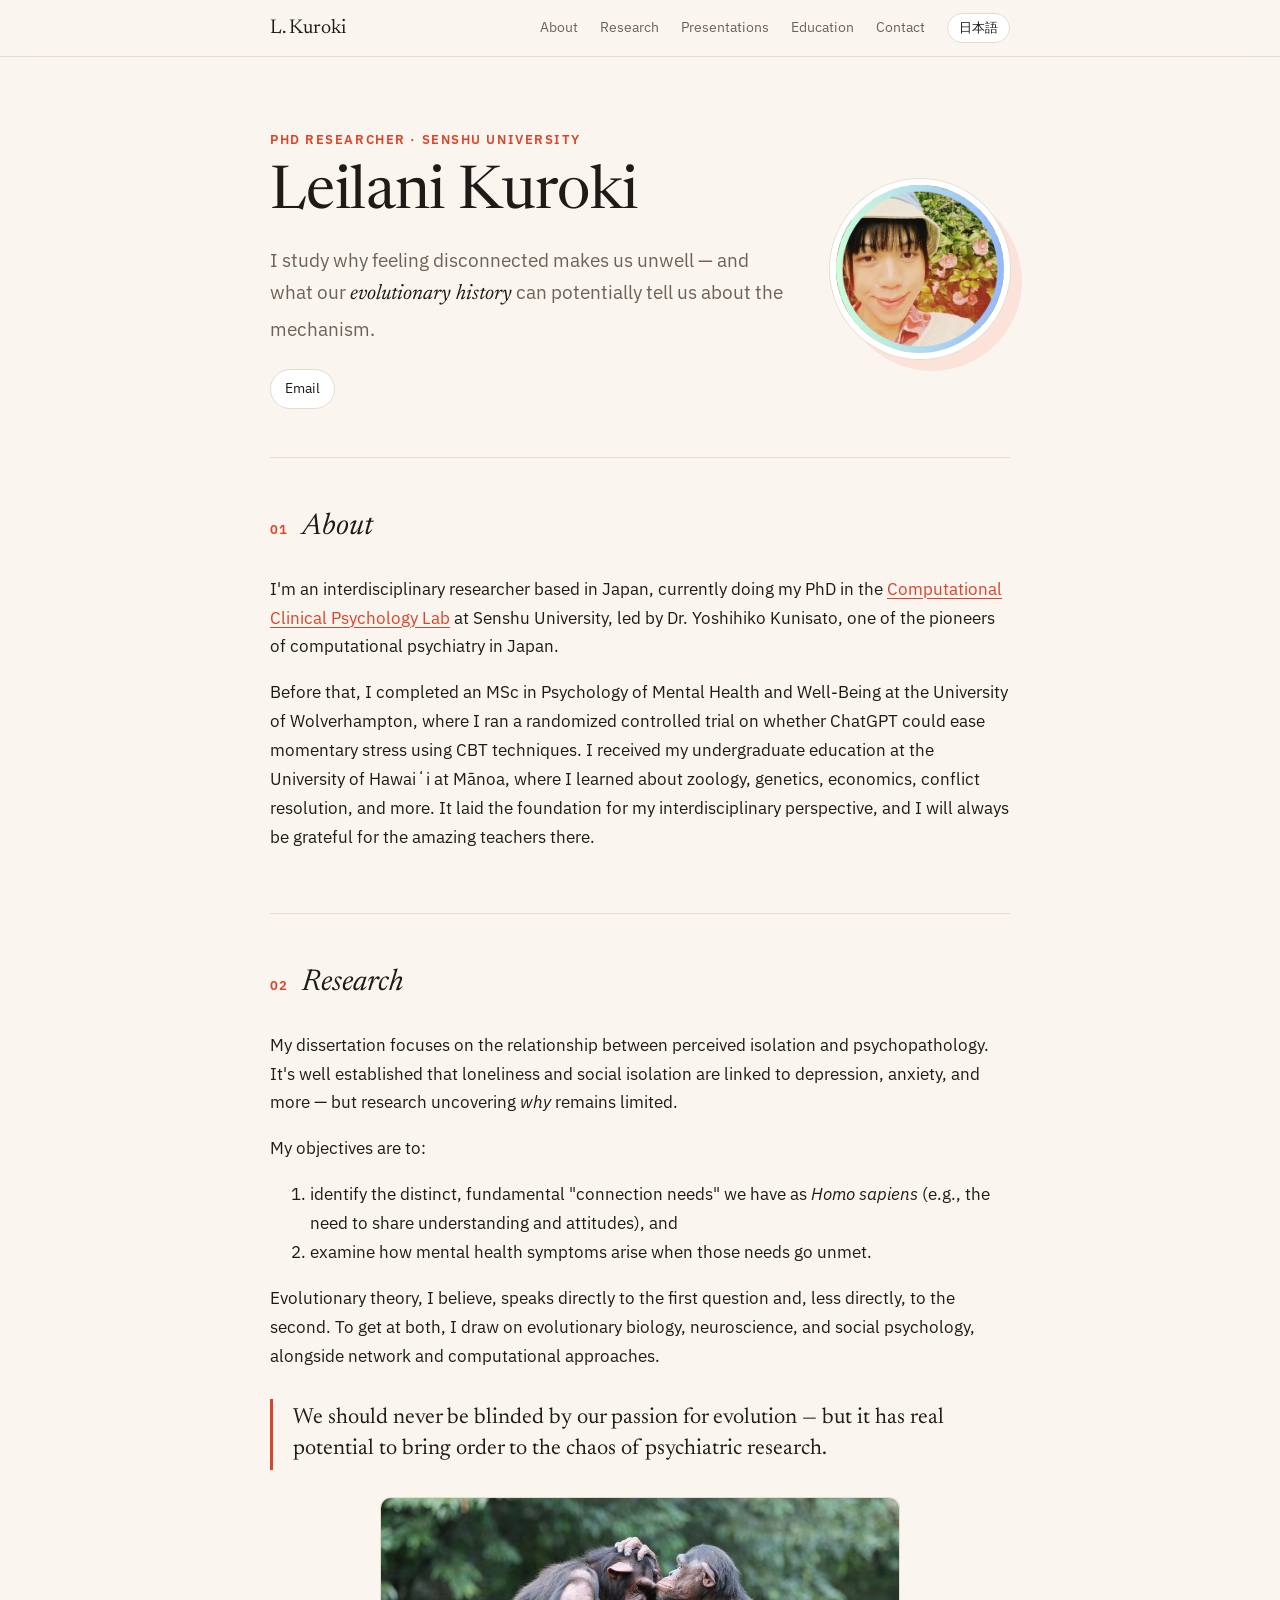
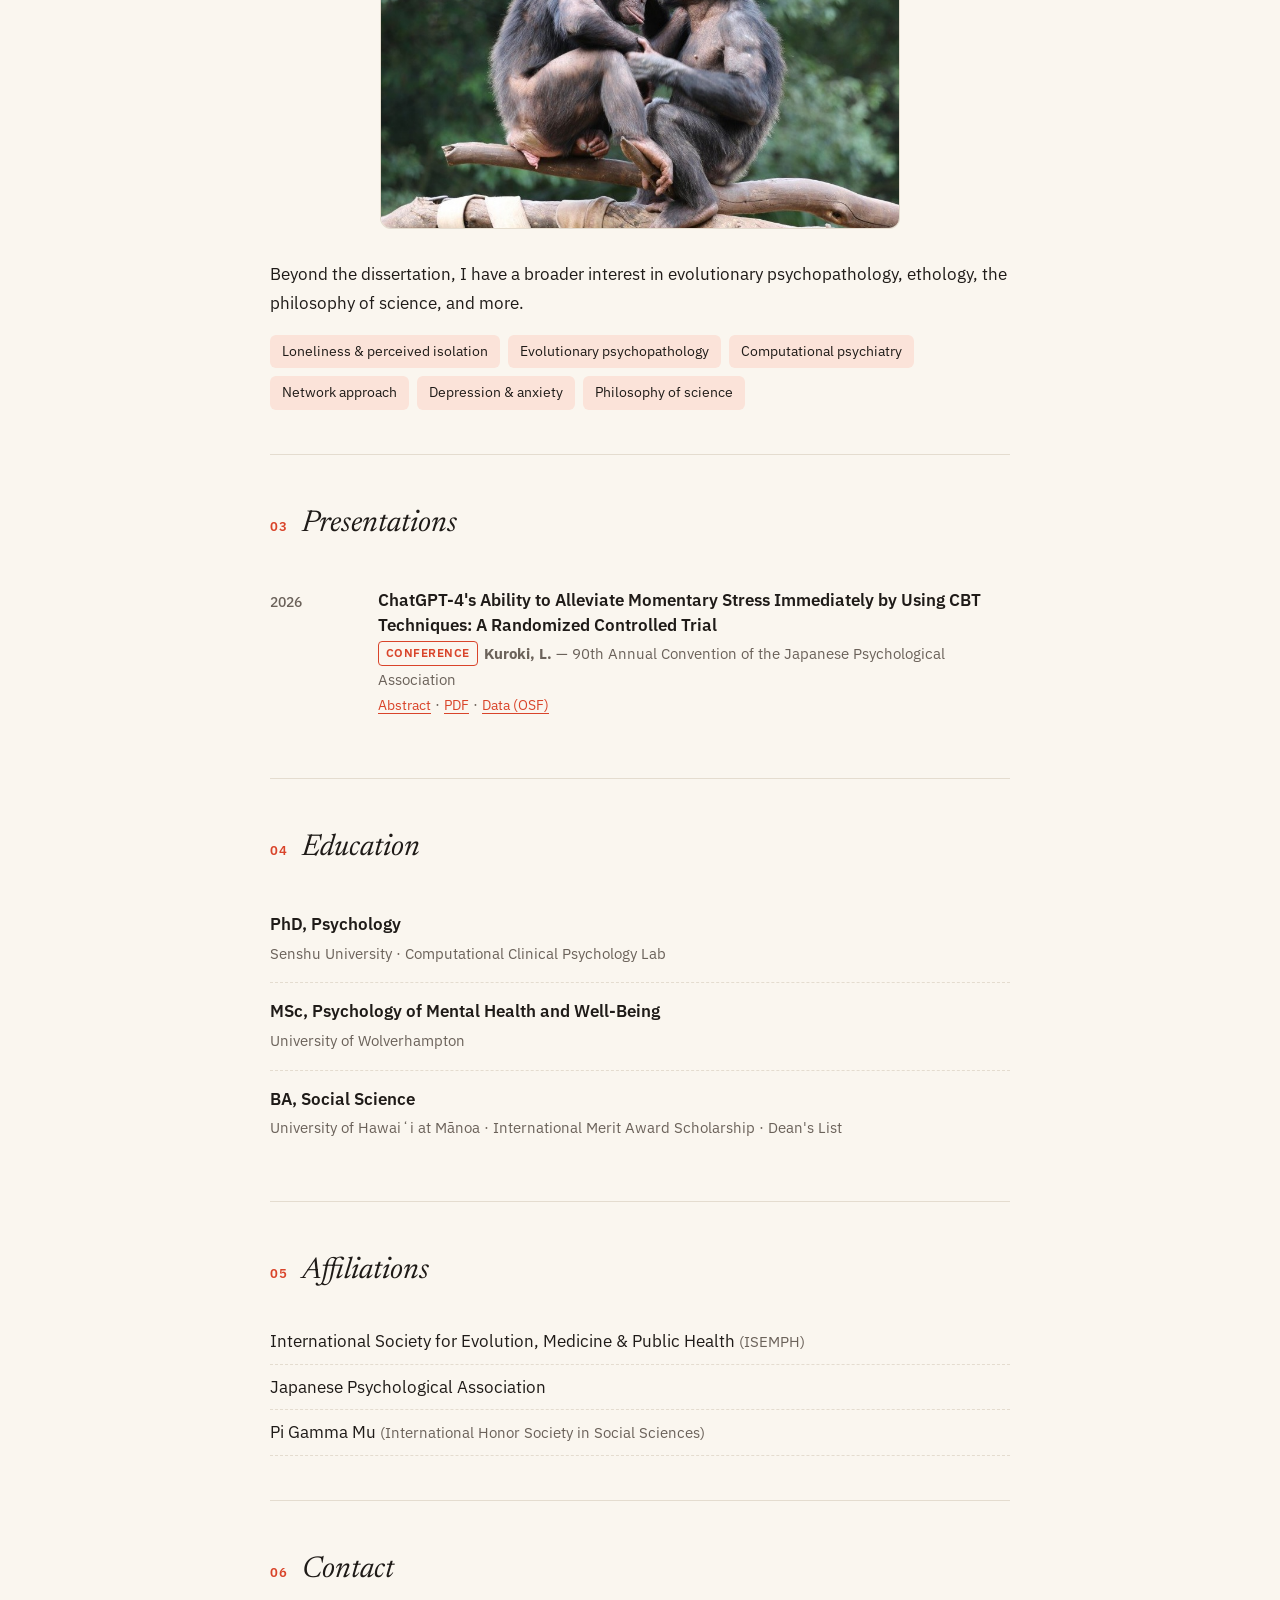
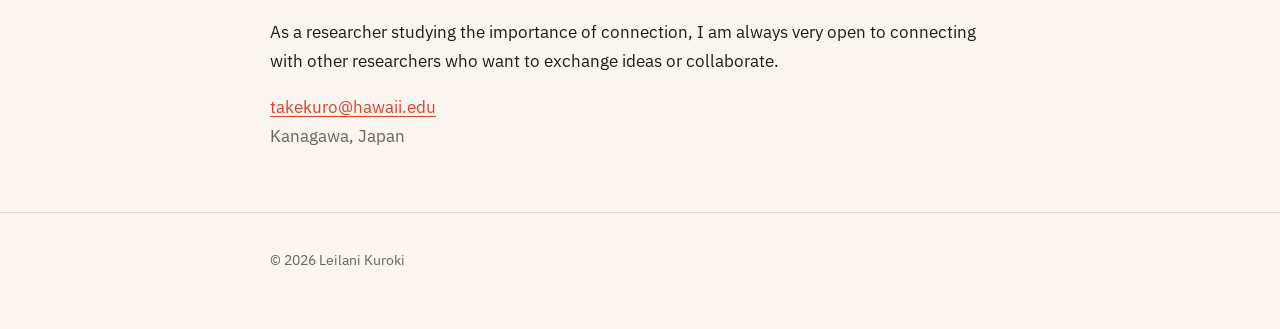
<file: index.html>
<!doctype html>
<html lang="en">
<head>
<meta charset="utf-8">
<meta name="viewport" content="width=device-width, initial-scale=1">
<title>Leilani Kuroki</title>
<meta name="description" content="Leilani Kuroki — PhD student in computational clinical psychology at Senshu University, researching perceived isolation, psychopathology, and evolutionary psychiatry.">
<link rel="preconnect" href="https://fonts.googleapis.com">
<link rel="preconnect" href="https://fonts.gstatic.com" crossorigin>
<link href="https://fonts.googleapis.com/css2?family=Newsreader:ital,opsz,wght@0,6..72,400;0,6..72,500;1,6..72,400&family=IBM+Plex+Sans:wght@400;500;600&display=swap" rel="stylesheet">
<link rel="alternate" hreflang="en" href="https://leikuroki.github.io/">
<link rel="alternate" hreflang="ja" href="https://leikuroki.github.io/ja/">
<link rel="stylesheet" href="style.css">
</head>
<body>

<nav>
  <div class="wrap">
    <a class="mark" href="#">L. Kuroki</a>
    <div class="right">
      <ul>
        <li><a href="#about">About</a></li>
        <li><a href="#research">Research</a></li>
        <li><a href="#presentations">Presentations</a></li>
        <li><a href="#education">Education</a></li>
        <li><a href="#contact">Contact</a></li>
      </ul>
      <a class="lang" href="ja/" lang="ja">日本語</a>
    </div>
  </div>
</nav>

<!-- ======================= HERO ======================= -->
<header class="hero">
  <div class="wrap hero-grid">
    <div>
      <p class="eyebrow">PhD Researcher · Senshu University</p>
      <h1>Leilani Kuroki</h1>
      <p class="lede">I study why feeling disconnected makes us unwell — and what our <em>evolutionary history</em> can potentially tell us about the mechanism.</p>
      <div class="links">
        <a class="pill" href="mailto:takekuro@hawaii.edu">Email</a>
        <!-- Add more later by copying a line like this:
        <a class="pill" href="https://orcid.org/0000-0000-0000-0000">ORCID</a>
        <a class="pill" href="https://researchmap.jp/YOUR-ID">researchmap</a>
        -->
      </div>
    </div>
    <img class="photo" src="photo.jpg" alt="Portrait of Leilani Kuroki">
  </div>
</header>

<main class="wrap">

<!-- ======================= ABOUT ======================= -->
<section id="about">
  <h2><span class="num">01</span> About</h2>
  <p>I'm an interdisciplinary researcher based in Japan, currently doing my PhD in the <a href="https://coclipsy-lab.github.io/en/" target="_blank" rel="noopener">Computational Clinical Psychology Lab</a> at Senshu University, led by Dr. Yoshihiko Kunisato, one of the pioneers of computational psychiatry in Japan.</p>
  <p>Before that, I completed an MSc in Psychology of Mental Health and Well-Being at the University of Wolverhampton, where I ran a randomized controlled trial on whether ChatGPT could ease momentary stress using CBT techniques. I received my undergraduate education at the University of Hawaiʻi at Mānoa, where I learned about zoology, genetics, economics, conflict resolution, and more. It laid the foundation for my interdisciplinary perspective, and I will always be grateful for the amazing teachers there.</p>
</section>

<!-- ======================= RESEARCH ======================= -->
<section id="research">
  <h2><span class="num">02</span> Research</h2>
  <p>My dissertation focuses on the relationship between perceived isolation and psychopathology. It's well established that loneliness and social isolation are linked to depression, anxiety, and more — but research uncovering <em>why</em> remains limited.</p>
  <p>My objectives are to:</p>
  <ol>
    <li>identify the distinct, fundamental "connection needs" we have as <i>Homo sapiens</i> (e.g., the need to share understanding and attitudes), and</li>
    <li>examine how mental health symptoms arise when those needs go unmet.</li>
  </ol>
  <p>Evolutionary theory, I believe, speaks directly to the first question and, less directly, to the second. To get at both, I draw on evolutionary biology, neuroscience, and social psychology, alongside network and computational approaches.</p>
  <p class="pull">We should never be blinded by our passion for evolution — but it has real potential to bring order to the chaos of psychiatric research.</p>
  <figure class="photo-wide"><img src="chimpanzees.jpeg" alt="Two chimpanzees sitting on a branch, one gently holding the other's head and touching faces" loading="lazy"></figure>
  <p>Beyond the dissertation, I have a broader interest in evolutionary psychopathology, ethology, the philosophy of science, and more.</p>
  <div class="tags">
    <span class="tag">Loneliness &amp; perceived isolation</span>
    <span class="tag">Evolutionary psychopathology</span>
    <span class="tag">Computational psychiatry</span>
    <span class="tag">Network approach</span>
    <span class="tag">Depression &amp; anxiety</span>
    <span class="tag">Philosophy of science</span>
  </div>
</section>

<!-- ======================= PRESENTATIONS ======================= -->
<section id="presentations">
  <h2><span class="num">03</span> Presentations</h2>

  <!-- To add a new one, copy everything from <div class="entry"> to its closing </div> -->
  <div class="entry">
    <div class="year">2026</div>
    <div>
      <h3>ChatGPT-4's Ability to Alleviate Momentary Stress Immediately by Using CBT Techniques: A Randomized Controlled Trial</h3>
      <p class="meta"><span class="badge">Conference</span><strong>Kuroki, L.</strong> — 90th Annual Convention of the Japanese Psychological Association</p>
      <p class="meta">
        <a href="https://pub.confit.atlas.jp/en/event/jpa2026/presentation/VQcXR4tV-46" target="_blank" rel="noopener">Abstract</a> ·
        <a href="kuroki-jpa2026.pdf" target="_blank" rel="noopener">PDF</a> ·
        <a href="https://osf.io/59hv4" target="_blank" rel="noopener">Data (OSF)</a>
      </p>
    </div>
  </div>
</section>

<!-- ======================= EDUCATION ======================= -->
<section id="education">
  <h2><span class="num">04</span> Education</h2>
  <div class="entry no-year">
    <div>
      <h3>PhD, Psychology</h3>
      <p class="meta">Senshu University · Computational Clinical Psychology Lab</p>
    </div>
  </div>
  <div class="entry no-year">
    <div>
      <h3>MSc, Psychology of Mental Health and Well-Being</h3>
      <p class="meta">University of Wolverhampton</p>
    </div>
  </div>
  <div class="entry no-year">
    <div>
      <h3>BA, Social Science</h3>
      <p class="meta">University of Hawaiʻi at Mānoa · International Merit Award Scholarship · Dean's List</p>
    </div>
  </div>
</section>

<!-- ======================= AFFILIATIONS ======================= -->
<section id="affiliations">
  <h2><span class="num">05</span> Affiliations</h2>
  <ul class="plain">
    <li>International Society for Evolution, Medicine &amp; Public Health <span>(ISEMPH)</span></li>
    <li>Japanese Psychological Association</li>
    <li>Pi Gamma Mu <span>(International Honor Society in Social Sciences)</span></li>
  </ul>
</section>

<!-- ======================= CONTACT ======================= -->
<section id="contact">
  <h2><span class="num">06</span> Contact</h2>
  <p>As a researcher studying the importance of connection, I am always very open to connecting with other researchers who want to exchange ideas or collaborate.</p>
  <p><a href="mailto:takekuro@hawaii.edu">takekuro@hawaii.edu</a><br>
  <span style="color:var(--muted)">Kanagawa, Japan</span></p>
</section>

</main>

<footer>
  <div class="wrap">© 2026 Leilani Kuroki</div>
</footer>

</body>
</html>
</file>
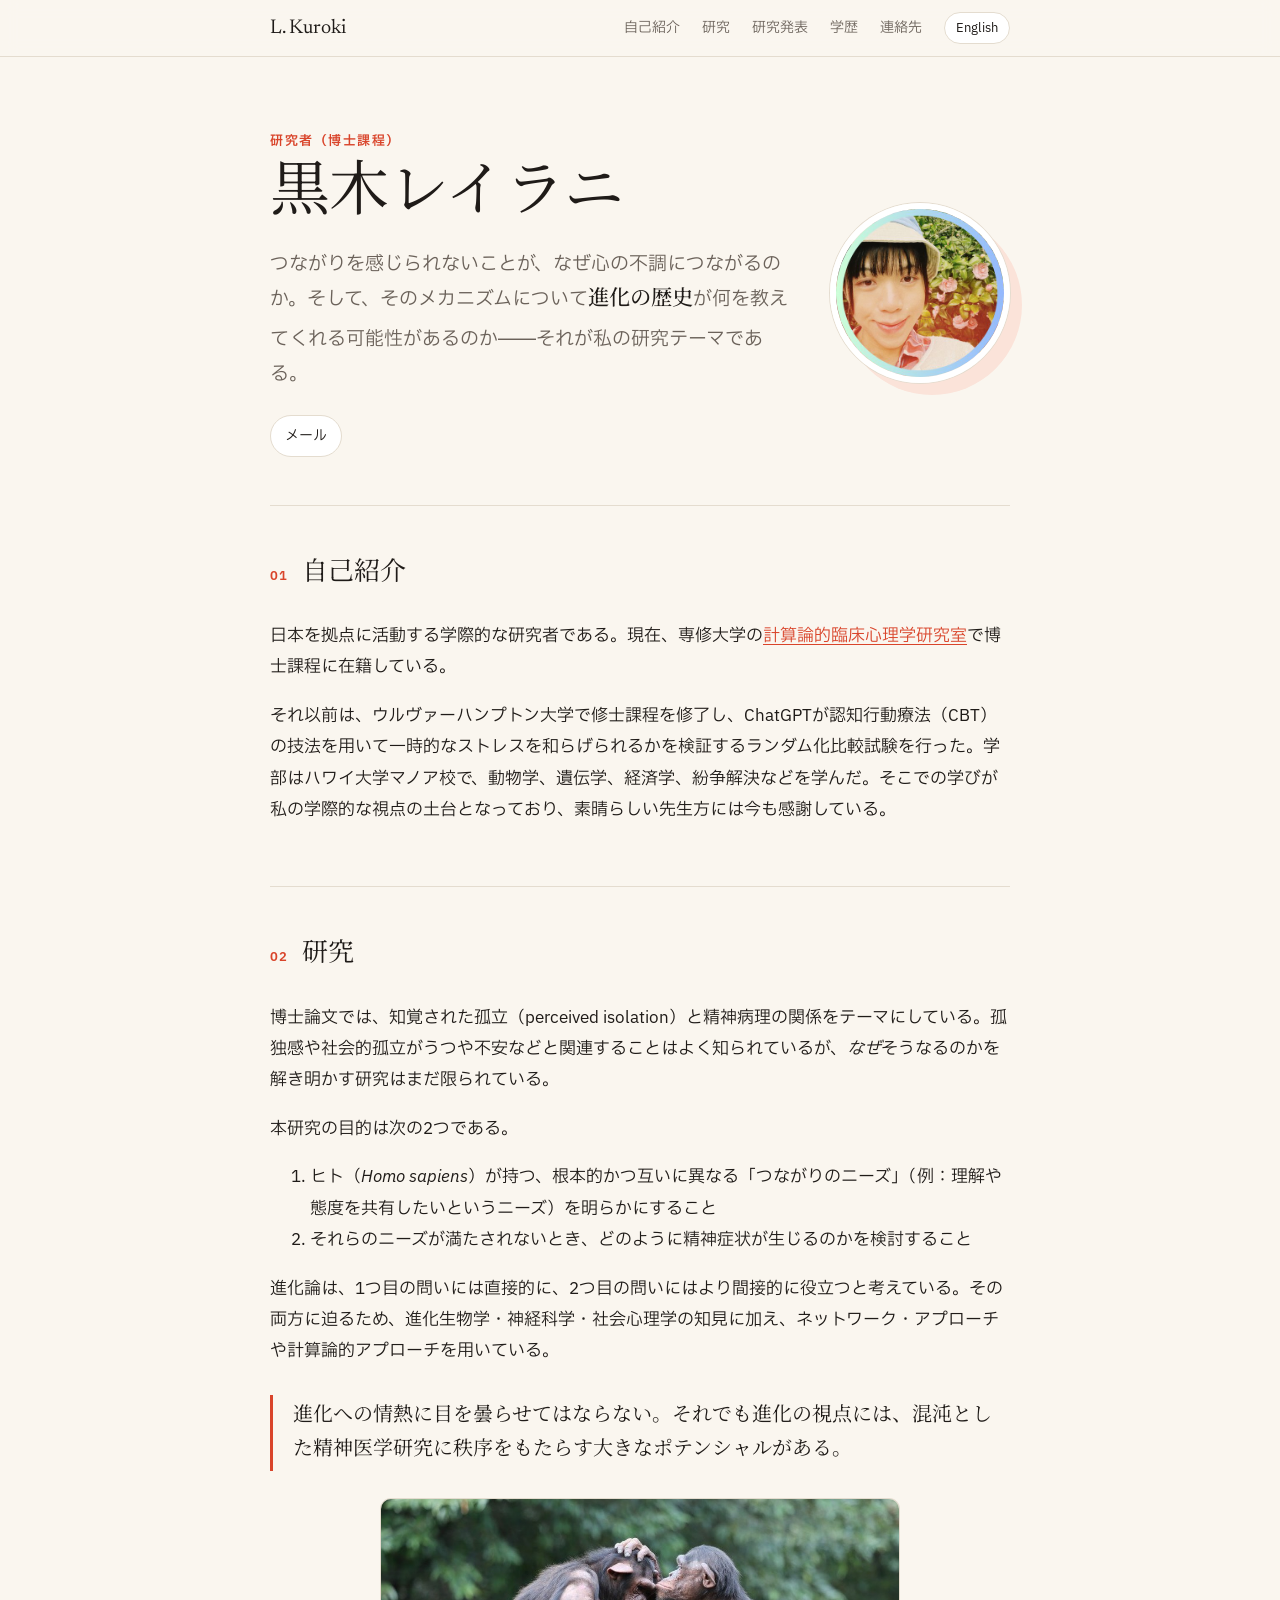
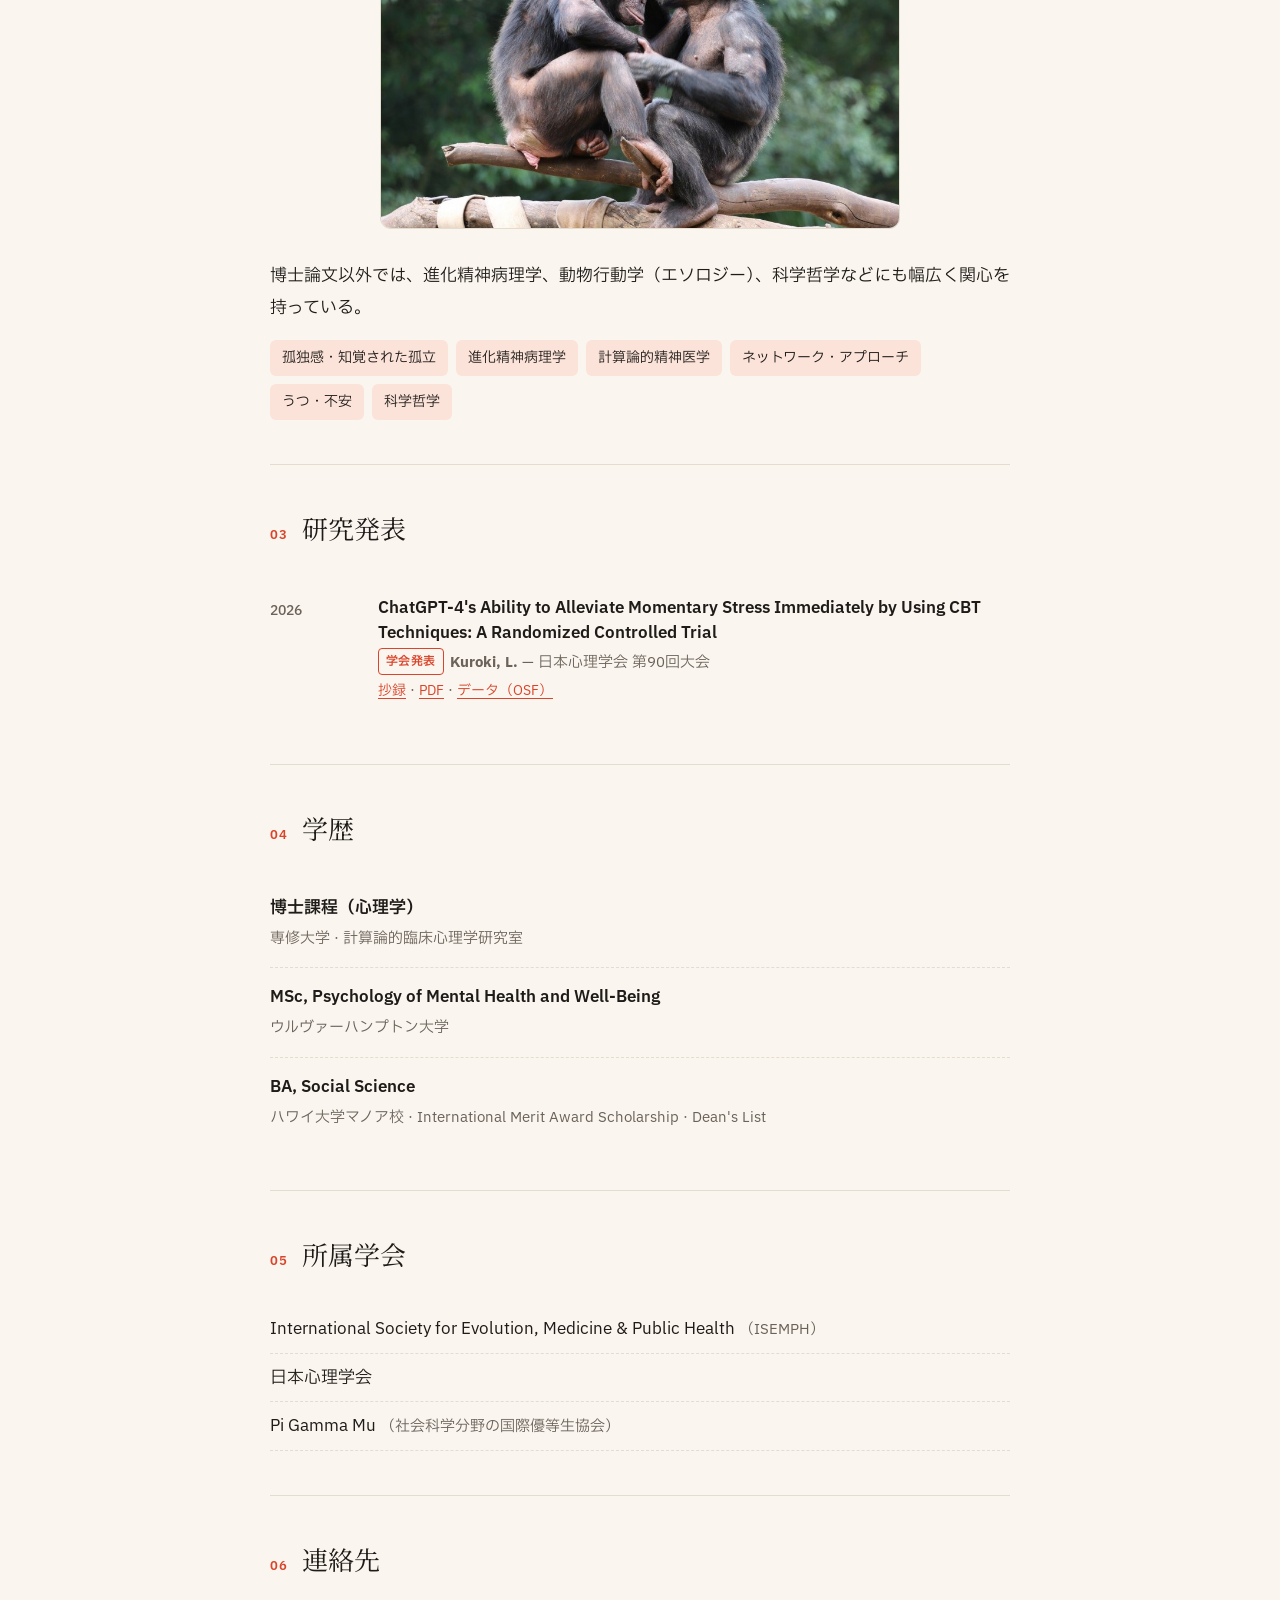
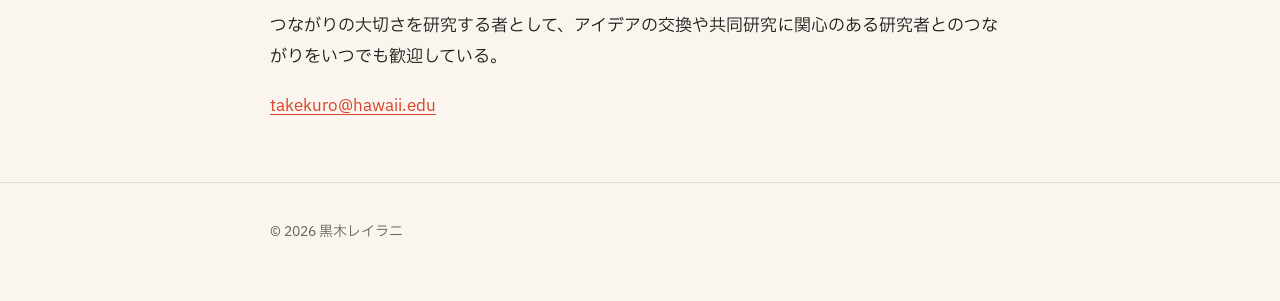
<file: ja/index.html>
<!doctype html>
<html lang="ja">
<head>
<meta charset="utf-8">
<meta name="viewport" content="width=device-width, initial-scale=1">
<title>黒木レイラニ｜研究者（博士課程）</title>
<meta name="description" content="黒木レイラニ — 専修大学 計算論的臨床心理学研究室 博士課程。知覚された孤立と精神病理の関係を、進化の視点から研究している。">
<link rel="preconnect" href="https://fonts.googleapis.com">
<link rel="preconnect" href="https://fonts.gstatic.com" crossorigin>
<link href="https://fonts.googleapis.com/css2?family=Newsreader:ital,opsz,wght@0,6..72,400;0,6..72,500;1,6..72,400&family=IBM+Plex+Sans:wght@400;500;600&family=IBM+Plex+Sans+JP:wght@400;500;600&family=Noto+Serif+JP:wght@400;500&display=swap" rel="stylesheet">
<link rel="alternate" hreflang="en" href="https://leikuroki.github.io/">
<link rel="alternate" hreflang="ja" href="https://leikuroki.github.io/ja/">
<link rel="stylesheet" href="../style.css">
</head>
<body>

<nav>
  <div class="wrap">
    <a class="mark" href="#">L. Kuroki</a>
    <div class="right">
      <ul>
        <li><a href="#about">自己紹介</a></li>
        <li><a href="#research">研究</a></li>
        <li><a href="#presentations">研究発表</a></li>
        <li><a href="#education">学歴</a></li>
        <li><a href="#contact">連絡先</a></li>
      </ul>
      <a class="lang" href="../" lang="en">English</a>
    </div>
  </div>
</nav>

<!-- ======================= HERO ======================= -->
<header class="hero">
  <div class="wrap hero-grid">
    <div>
      <p class="eyebrow">研究者（博士課程）</p>
      <h1>黒木レイラニ</h1>
      <p class="lede">つながりを感じられないことが、なぜ心の不調につながるのか。そして、そのメカニズムについて<em>進化の歴史</em>が何を教えてくれる可能性があるのか――それが私の研究テーマである。</p>
      <div class="links">
        <a class="pill" href="mailto:takekuro@hawaii.edu">メール</a>
      </div>
    </div>
    <img class="photo" src="../photo.jpg" alt="黒木レイラニのポートレート">
  </div>
</header>

<main class="wrap">

<!-- ======================= 自己紹介 ======================= -->
<section id="about">
  <h2><span class="num">01</span> 自己紹介</h2>
  <p>日本を拠点に活動する学際的な研究者である。現在、専修大学の<a href="https://coclipsy-lab.github.io/jp/" target="_blank" rel="noopener">計算論的臨床心理学研究室</a>で博士課程に在籍している。</p>
  <p>それ以前は、ウルヴァーハンプトン大学で修士課程を修了し、ChatGPTが認知行動療法（CBT）の技法を用いて一時的なストレスを和らげられるかを検証するランダム化比較試験を行った。学部はハワイ大学マノア校で、動物学、遺伝学、経済学、紛争解決などを学んだ。そこでの学びが私の学際的な視点の土台となっており、素晴らしい先生方には今も感謝している。</p>
</section>

<!-- ======================= 研究 ======================= -->
<section id="research">
  <h2><span class="num">02</span> 研究</h2>
  <p>博士論文では、知覚された孤立（perceived isolation）と精神病理の関係をテーマにしている。孤独感や社会的孤立がうつや不安などと関連することはよく知られているが、<em>なぜ</em>そうなるのかを解き明かす研究はまだ限られている。</p>
  <p>本研究の目的は次の2つである。</p>
  <ol>
    <li>ヒト（<i>Homo sapiens</i>）が持つ、根本的かつ互いに異なる「つながりのニーズ」（例：理解や態度を共有したいというニーズ）を明らかにすること</li>
    <li>それらのニーズが満たされないとき、どのように精神症状が生じるのかを検討すること</li>
  </ol>
  <p>進化論は、1つ目の問いには直接的に、2つ目の問いにはより間接的に役立つと考えている。その両方に迫るため、進化生物学・神経科学・社会心理学の知見に加え、ネットワーク・アプローチや計算論的アプローチを用いている。</p>
  <p class="pull">進化への情熱に目を曇らせてはならない。それでも進化の視点には、混沌とした精神医学研究に秩序をもたらす大きなポテンシャルがある。</p>
  <figure class="photo-wide"><img src="../chimpanzees.jpeg" alt="枝の上で向かい合い、顔を寄せ合う2頭のチンパンジー" loading="lazy"></figure>
  <p>博士論文以外では、進化精神病理学、動物行動学（エソロジー）、科学哲学などにも幅広く関心を持っている。</p>
  <div class="tags">
    <span class="tag">孤独感・知覚された孤立</span>
    <span class="tag">進化精神病理学</span>
    <span class="tag">計算論的精神医学</span>
    <span class="tag">ネットワーク・アプローチ</span>
    <span class="tag">うつ・不安</span>
    <span class="tag">科学哲学</span>
  </div>
</section>

<!-- ======================= 研究発表 ======================= -->
<section id="presentations">
  <h2><span class="num">03</span> 研究発表</h2>

  <!-- 新しい発表を追加するときは <div class="entry"> から対応する </div> までをコピー -->
  <div class="entry">
    <div class="year">2026</div>
    <div>
      <h3>ChatGPT-4's Ability to Alleviate Momentary Stress Immediately by Using CBT Techniques: A Randomized Controlled Trial</h3>
      <p class="meta"><span class="badge">学会発表</span><strong>Kuroki, L.</strong> — 日本心理学会 第90回大会</p>
      <p class="meta">
        <a href="https://pub.confit.atlas.jp/en/event/jpa2026/presentation/VQcXR4tV-46" target="_blank" rel="noopener">抄録</a> ·
        <a href="../kuroki-jpa2026.pdf" target="_blank" rel="noopener">PDF</a> ·
        <a href="https://osf.io/59hv4" target="_blank" rel="noopener">データ（OSF）</a>
      </p>
    </div>
  </div>
</section>

<!-- ======================= 学歴 ======================= -->
<section id="education">
  <h2><span class="num">04</span> 学歴</h2>
  <div class="entry no-year">
    <div>
      <h3>博士課程（心理学）</h3>
      <p class="meta">専修大学 · 計算論的臨床心理学研究室</p>
    </div>
  </div>
  <div class="entry no-year">
    <div>
      <h3>MSc, Psychology of Mental Health and Well-Being</h3>
      <p class="meta">ウルヴァーハンプトン大学</p>
    </div>
  </div>
  <div class="entry no-year">
    <div>
      <h3>BA, Social Science</h3>
      <p class="meta">ハワイ大学マノア校 · International Merit Award Scholarship · Dean's List</p>
    </div>
  </div>
</section>

<!-- ======================= 所属学会 ======================= -->
<section id="affiliations">
  <h2><span class="num">05</span> 所属学会</h2>
  <ul class="plain">
    <li>International Society for Evolution, Medicine &amp; Public Health <span>（ISEMPH）</span></li>
    <li>日本心理学会</li>
    <li>Pi Gamma Mu <span>（社会科学分野の国際優等生協会）</span></li>
  </ul>
</section>

<!-- ======================= 連絡先 ======================= -->
<section id="contact">
  <h2><span class="num">06</span> 連絡先</h2>
  <p>つながりの大切さを研究する者として、アイデアの交換や共同研究に関心のある研究者とのつながりをいつでも歓迎している。</p>
  <p><a href="mailto:takekuro@hawaii.edu">takekuro@hawaii.edu</a></p>
</section>

</main>

<footer>
  <div class="wrap">© 2026 黒木レイラニ</div>
</footer>

</body>
</html>
</file>
<file: style.css>
/* =========================================================
   COLORS — change these to restyle the whole site
   ========================================================= */
:root {
  --paper: #faf6ef;
  --ink: #1f1b18;
  --muted: #6b625a;
  --line: #e4dccf;
  --accent: #d9442a;        /* vermilion, borrowed from your CV */
  --accent-soft: #fbe3d9;
  --card: #ffffff;
}
@media (prefers-color-scheme: dark) {
  :root {
    --paper: #171412;
    --ink: #efe8de;
    --muted: #a89e93;
    --line: #322b26;
    --accent: #ff7a5c;
    --accent-soft: #3a211b;
    --card: #1f1b18;
  }
}

* { box-sizing: border-box; }
html { scroll-behavior: smooth; }
body {
  margin: 0;
  background: var(--paper);
  color: var(--ink);
  font: 400 17px/1.7 "IBM Plex Sans", system-ui, sans-serif;
  -webkit-font-smoothing: antialiased;
}
a { color: var(--accent); text-decoration-thickness: 1px; text-underline-offset: 3px; }
a:hover { text-decoration-thickness: 2px; }

.wrap { max-width: 780px; margin: 0 auto; padding: 0 20px; }

/* ---------- top nav ---------- */
nav {
  position: sticky; top: 0; z-index: 10;
  background: color-mix(in srgb, var(--paper) 88%, transparent);
  backdrop-filter: blur(8px);
  border-bottom: 1px solid var(--line);
}
nav .wrap { display: flex; justify-content: space-between; align-items: center; height: 56px; }
nav .mark { font-family: "Newsreader", serif; font-size: 20px; color: var(--ink); text-decoration: none; }
nav ul { list-style: none; display: flex; gap: 22px; margin: 0; padding: 0; font-size: 14px; }
nav ul a { color: var(--muted); text-decoration: none; }
nav ul a:hover { color: var(--accent); }
nav .right { display: flex; align-items: center; gap: 22px; }
.lang { font-size: 13px; color: var(--ink); text-decoration: none; border: 1px solid var(--line); border-radius: 999px; padding: 3px 11px; background: var(--card); }
.lang:hover { border-color: var(--accent); color: var(--accent); }
@media (max-width: 560px) { nav ul { display: none; } }

/* ---------- hero ---------- */
header.hero { padding: 72px 0 48px; }
.hero-grid { display: grid; grid-template-columns: 1fr 180px; gap: 40px; align-items: center; }
.eyebrow {
  font-size: 13px; letter-spacing: .12em; text-transform: uppercase;
  color: var(--accent); font-weight: 600; margin: 0 0 12px;
}
h1 {
  font-family: "Newsreader", serif; font-weight: 400;
  font-size: clamp(40px, 7vw, 60px); line-height: 1.05; margin: 0 0 18px;
  letter-spacing: -.01em;
}
.lede { font-size: 19px; color: var(--muted); margin: 0 0 24px; max-width: 34em; }
.lede em { font-family: "Newsreader", serif; font-size: 1.12em; color: var(--ink); }
.photo {
  width: 180px; height: 180px; border-radius: 50%; object-fit: cover; object-position: center 30%;
  border: 6px solid var(--card);
  box-shadow: 0 0 0 1px var(--line), 12px 12px 0 var(--accent-soft);
}
.links { display: flex; flex-wrap: wrap; gap: 10px; }
.pill {
  display: inline-block; padding: 7px 14px; border: 1px solid var(--line); border-radius: 999px;
  font-size: 14px; color: var(--ink); text-decoration: none; background: var(--card);
}
.pill:hover { border-color: var(--accent); color: var(--accent); }
@media (max-width: 640px) {
  header.hero { padding: 44px 0 32px; }
  .hero-grid { grid-template-columns: 1fr; gap: 24px; }
  .photo { order: -1; width: 130px; height: 130px; }
}

/* ---------- sections ---------- */
section { padding: 44px 0; border-top: 1px solid var(--line); }
h2 {
  font-family: "Newsreader", serif; font-weight: 400; font-style: italic;
  font-size: 30px; margin: 0 0 22px; display: flex; align-items: baseline; gap: 14px;
}
h2 .num { font-family: "IBM Plex Sans", sans-serif; font-style: normal; font-size: 13px; color: var(--accent); font-weight: 600; letter-spacing: .08em; }
p { margin: 0 0 1em; }

.pull {
  font-family: "Newsreader", serif; font-size: 22px; line-height: 1.45;
  border-left: 3px solid var(--accent); padding: 4px 0 4px 20px; margin: 28px 0;
}

.photo-wide { margin: 8px 0 32px; }
.photo-wide img { display: block; width: 70%; margin: 0 auto; height: auto; border-radius: 10px; box-shadow: 0 0 0 1px var(--line); }

/* interests */
.tags { display: flex; flex-wrap: wrap; gap: 8px; margin-top: 8px; }
.tag { background: var(--accent-soft); color: var(--ink); font-size: 14px; padding: 5px 12px; border-radius: 6px; }

/* entries (pubs, education) */
.entry { display: grid; grid-template-columns: 90px 1fr; gap: 18px; padding: 16px 0; }
.entry + .entry { border-top: 1px dashed var(--line); }
.entry .year { font-size: 14px; color: var(--muted); font-weight: 500; padding-top: 3px; }
.entry h3 { font-size: 17px; font-weight: 600; margin: 0 0 4px; line-height: 1.45; }
.entry .meta { color: var(--muted); font-size: 15px; margin: 0; }
.entry .meta a { font-size: 14px; }
.badge { display: inline-block; font-size: 12px; font-weight: 600; letter-spacing: .04em; text-transform: uppercase;
         color: var(--accent); border: 1px solid var(--accent); border-radius: 4px; padding: 1px 7px; margin-right: 6px; vertical-align: 2px; }
.entry.no-year { grid-template-columns: 1fr; }
@media (max-width: 560px) { .entry { grid-template-columns: 1fr; gap: 2px; } }

.two-col { display: grid; grid-template-columns: 1fr 1fr; gap: 32px; }
@media (max-width: 640px) { .two-col { grid-template-columns: 1fr; gap: 0; } }
.plain { list-style: none; padding: 0; margin: 0; }
.plain li { padding: 8px 0; border-bottom: 1px dashed var(--line); }
.plain li span { color: var(--muted); font-size: 15px; }

footer { padding: 36px 0 56px; color: var(--muted); font-size: 14px; border-top: 1px solid var(--line); }

/* ---------- Japanese page tweaks ---------- */
html[lang="ja"] body { font-family: "IBM Plex Sans", "IBM Plex Sans JP", system-ui, sans-serif; line-height: 1.85; }
html[lang="ja"] h1, html[lang="ja"] h2, html[lang="ja"] .pull, html[lang="ja"] .lede em, html[lang="ja"] nav .mark { font-family: "Newsreader", "Noto Serif JP", serif; }
html[lang="ja"] h2 { font-style: normal; font-size: 26px; }
html[lang="ja"] .lede em { font-style: normal; font-weight: 500; }
html[lang="ja"] .pull { font-size: 20px; line-height: 1.7; }
</file>
